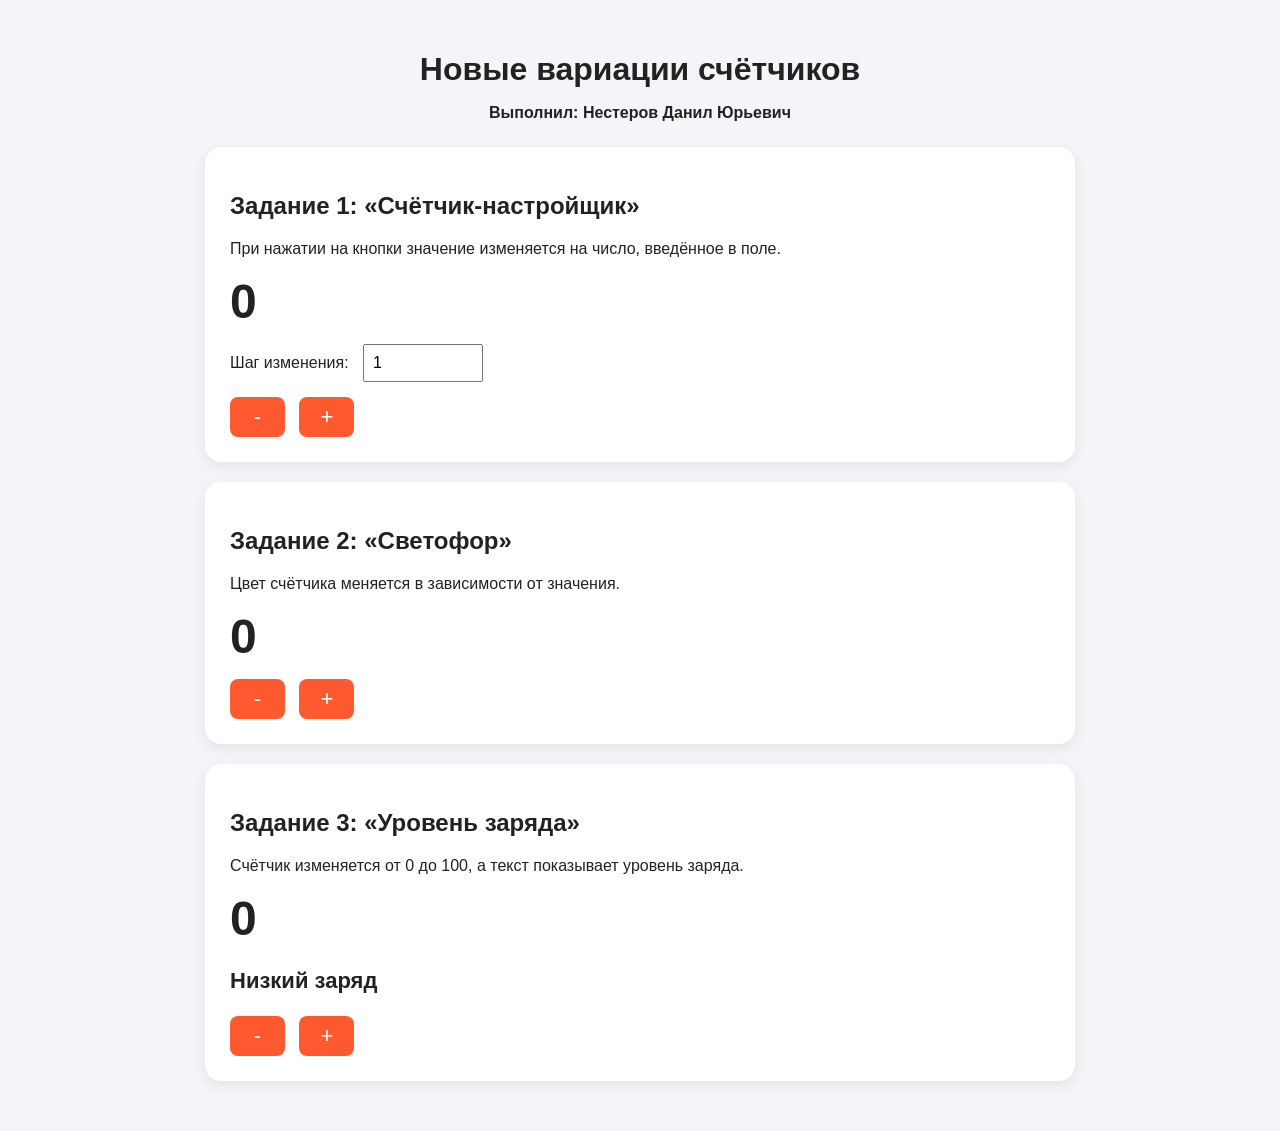
<file: 14pr-counter-variations/index.html>
<!DOCTYPE html>
<html lang="ru">
<head>
  <meta charset="UTF-8" />
  <meta name="viewport" content="width=device-width, initial-scale=1.0" />
  <title>Новые вариации счётчиков — Нестеров Данил Юрьевич</title>
  <link rel="stylesheet" href="style.css" />
</head>
<body>
  <main class="container">
    <h1>Новые вариации счётчиков</h1>
    <p class="author">Выполнил: Нестеров Данил Юрьевич</p>

    <section class="card">
      <h2>Задание 1: «Счётчик-настройщик»</h2>
      <p>При нажатии на кнопки значение изменяется на число, введённое в поле.</p>

      <div class="counter" id="counter1">0</div>

      <label for="step">Шаг изменения:</label>
      <input type="number" id="step" value="1" />

      <div class="buttons">
        <button id="minus1">-</button>
        <button id="plus1">+</button>
      </div>
    </section>

    <section class="card">
      <h2>Задание 2: «Светофор»</h2>
      <p>Цвет счётчика меняется в зависимости от значения.</p>

      <div class="counter" id="counter2">0</div>

      <div class="buttons">
        <button id="minus2">-</button>
        <button id="plus2">+</button>
      </div>
    </section>

    <section class="card">
      <h2>Задание 3: «Уровень заряда»</h2>
      <p>Счётчик изменяется от 0 до 100, а текст показывает уровень заряда.</p>

      <div class="counter" id="counter3">0</div>
      <p id="status">Низкий заряд</p>

      <div class="buttons">
        <button id="minus3">-</button>
        <button id="plus3">+</button>
      </div>
    </section>
  </main>

  <script src="script.js"></script>
</body>
</html>
</file>
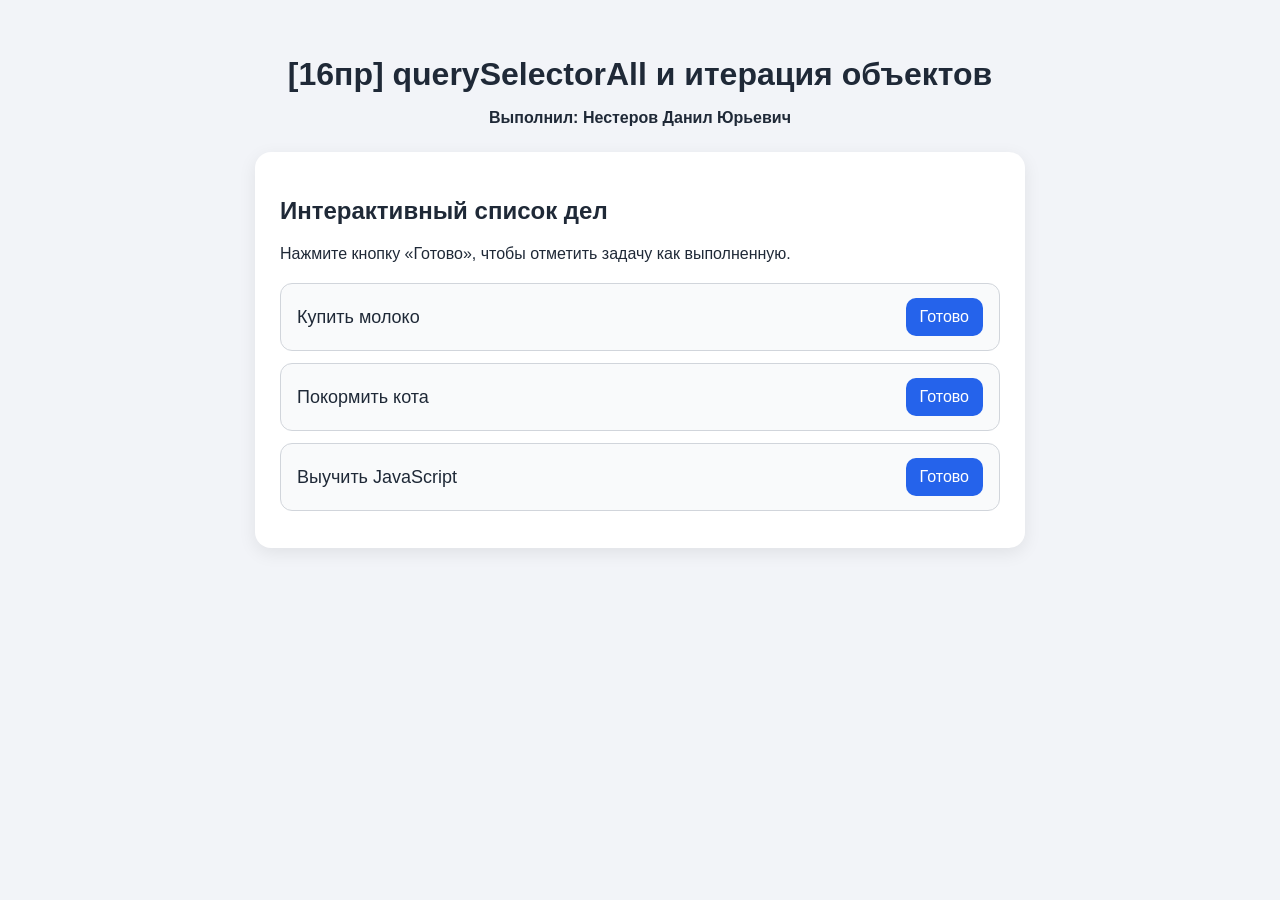
<file: 16pr-todo-list/index.html>
<!DOCTYPE html>
<html lang="ru">
<head>
  <meta charset="UTF-8" />
  <meta name="viewport" content="width=device-width, initial-scale=1.0" />
  <title>[16пр] Интерактивный список дел</title>
  <link rel="stylesheet" href="style.css" />
</head>
<body>
  <main class="container">
    <h1>[16пр] querySelectorAll и итерация объектов</h1>
    <p class="author">Выполнил: Нестеров Данил Юрьевич</p>

    <section class="card">
      <h2>Интерактивный список дел</h2>
      <p>Нажмите кнопку «Готово», чтобы отметить задачу как выполненную.</p>

      <ul class="todo">
        <li class="todo__item">
          <span>Купить молоко</span>
          <button class="todo__btn">Готово</button>
        </li>
        <li class="todo__item">
          <span>Покормить кота</span>
          <button class="todo__btn">Готово</button>
        </li>
        <li class="todo__item">
          <span>Выучить JavaScript</span>
          <button class="todo__btn">Готово</button>
        </li>
      </ul>
    </section>
  </main>

  <script src="script.js"></script>
</body>
</html>
</file>
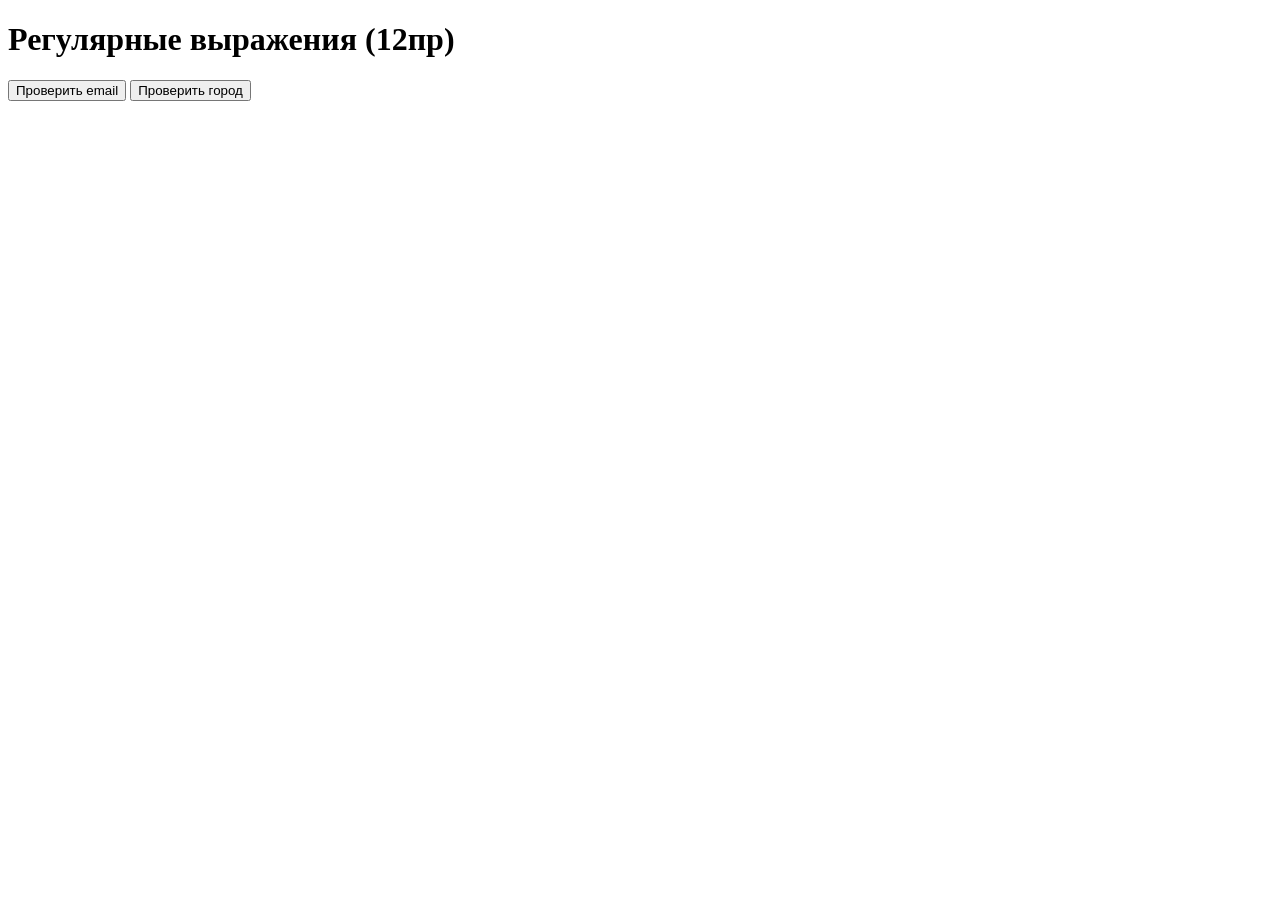
<file: 2/index.html>
<!DOCTYPE html>
<html lang="ru">
<head>
  <meta charset="UTF-8">
  <title>Regex задание</title>
</head>
<body>
  <h1>Регулярные выражения (12пр)</h1>

  <button onclick="inputEmail()">Проверить email</button>
  <button onclick="inputCity()">Проверить город</button>

  <script src="main.js"></script>
</body>
</html>
</file>
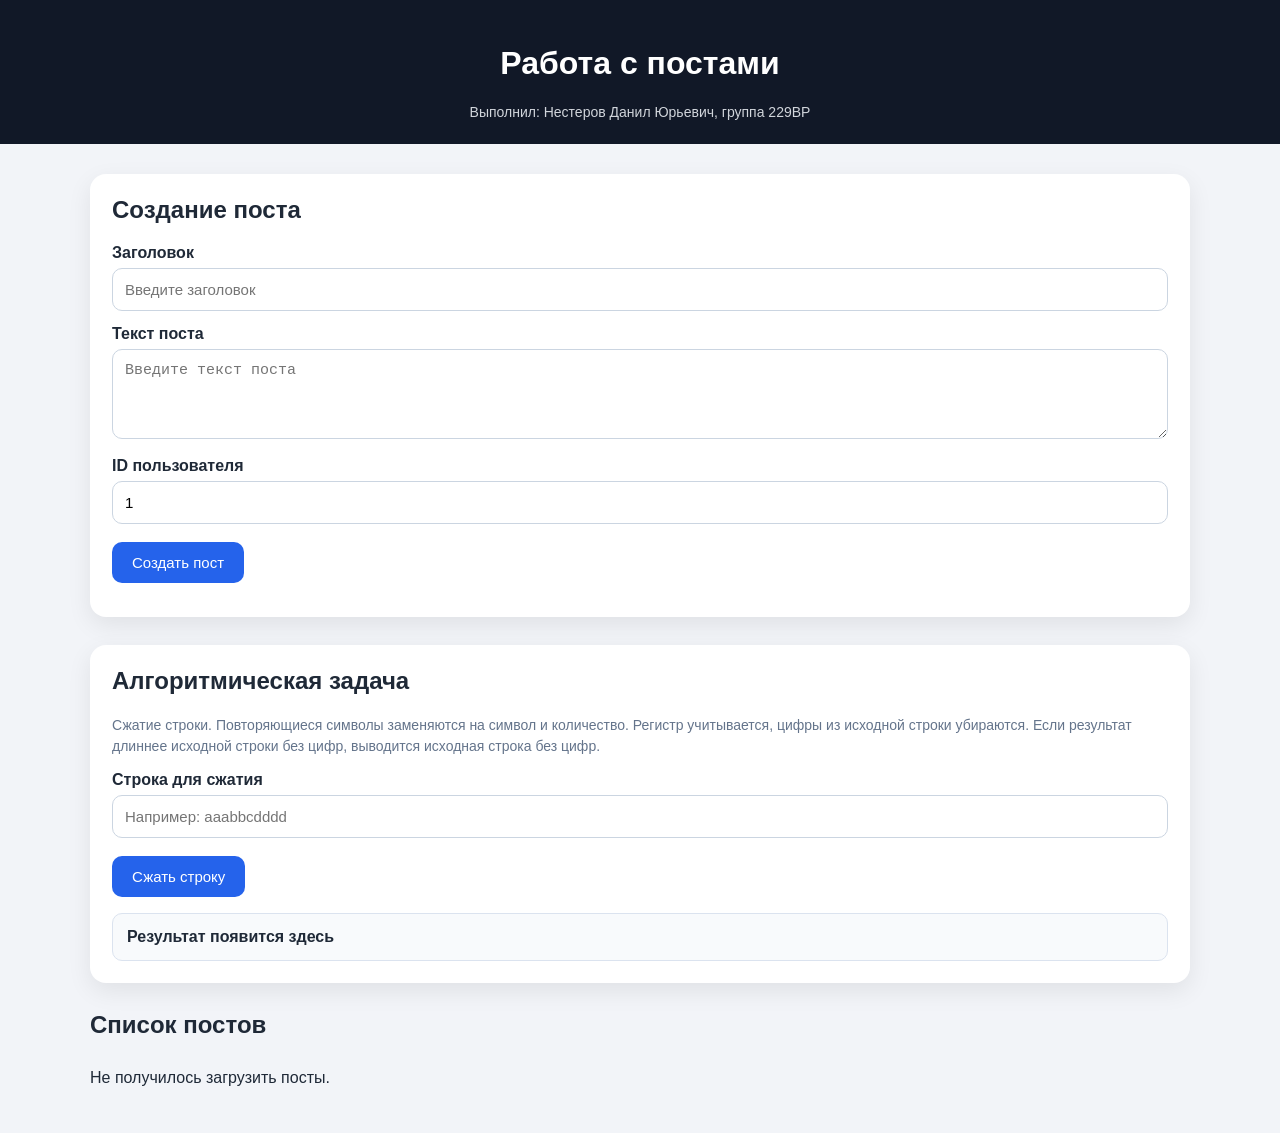
<file: zachet-nesterov/index.html>
<!DOCTYPE html>
<html lang="ru">
<head>
    <meta charset="UTF-8">
    <meta name="viewport" content="width=device-width, initial-scale=1.0">
    <title>Работа с постами</title>
    <style>
        * {
            box-sizing: border-box;
        }

        body {
            margin: 0;
            font-family: Arial, sans-serif;
            background: #f2f4f8;
            color: #1f2937;
        }

        header {
            background: #111827;
            color: white;
            padding: 24px;
            text-align: center;
        }

        main {
            width: 90%;
            max-width: 1100px;
            margin: 30px auto;
        }

        .student {
            margin-top: 8px;
            color: #d1d5db;
            font-size: 14px;
        }

        .form-box,
        .task-box {
            background: white;
            padding: 22px;
            border-radius: 16px;
            box-shadow: 0 8px 24px rgba(0, 0, 0, 0.08);
            margin-bottom: 28px;
        }

        .form-box h2,
        .task-box h2 {
            margin-top: 0;
        }

        label {
            display: block;
            margin-top: 14px;
            margin-bottom: 6px;
            font-weight: bold;
        }

        input,
        textarea {
            width: 100%;
            padding: 12px;
            border: 1px solid #cbd5e1;
            border-radius: 10px;
            font-size: 15px;
        }

        textarea {
            min-height: 90px;
            resize: vertical;
        }

        button {
            margin-top: 18px;
            padding: 12px 20px;
            border: none;
            border-radius: 10px;
            background: #2563eb;
            color: white;
            font-size: 15px;
            cursor: pointer;
        }

        button:hover {
            background: #1d4ed8;
        }

        .message {
            margin-top: 12px;
            font-weight: bold;
        }

        .result {
            margin-top: 16px;
            padding: 14px;
            background: #f8fafc;
            border: 1px solid #dbe3ef;
            border-radius: 10px;
            font-weight: bold;
            word-break: break-word;
        }

        .small-text {
            color: #64748b;
            font-size: 14px;
            line-height: 1.5;
        }

        .posts-title {
            margin-bottom: 14px;
        }

        .posts {
            display: grid;
            grid-template-columns: repeat(auto-fit, minmax(260px, 1fr));
            gap: 18px;
        }

        .post-card {
            background: white;
            padding: 18px;
            border-radius: 16px;
            border-left: 5px solid #2563eb;
            box-shadow: 0 8px 20px rgba(0, 0, 0, 0.06);
        }

        .post-card h3 {
            margin-top: 0;
            font-size: 18px;
        }

        .post-card p {
            line-height: 1.45;
        }

        .post-info {
            margin-top: 12px;
            font-size: 13px;
            color: #64748b;
        }
    </style>
</head>
<body>
    <header>
        <h1>Работа с постами</h1>
        <div class="student">Выполнил: Нестеров Данил Юрьевич, группа 229ВР</div>
    </header>

    <main>
        <section class="form-box">
            <h2>Создание поста</h2>

            <form id="postForm">
                <label for="title">Заголовок</label>
                <input type="text" id="title" placeholder="Введите заголовок" required>

                <label for="body">Текст поста</label>
                <textarea id="body" placeholder="Введите текст поста" required></textarea>

                <label for="userId">ID пользователя</label>
                <input type="number" id="userId" value="1" min="1" required>

                <button type="submit">Создать пост</button>
            </form>

            <div id="message" class="message"></div>
        </section>

        <section class="task-box">
            <h2>Алгоритмическая задача</h2>
            <p class="small-text">
                Сжатие строки. Повторяющиеся символы заменяются на символ и количество.
                Регистр учитывается, цифры из исходной строки убираются.
                Если результат длиннее исходной строки без цифр, выводится исходная строка без цифр.
            </p>

            <label for="rleInput">Строка для сжатия</label>
            <input type="text" id="rleInput" placeholder="Например: aaabbcdddd">

            <button id="rleButton" type="button">Сжать строку</button>

            <div id="rleResult" class="result">Результат появится здесь</div>
        </section>

        <h2 class="posts-title">Список постов</h2>
        <section id="posts" class="posts"></section>
    </main>

    <script>
        const API_URL = 'https://jsonplaceholder.typicode.com/posts';

        const postsContainer = document.getElementById('posts');
        const postForm = document.getElementById('postForm');
        const message = document.getElementById('message');
        const rleInput = document.getElementById('rleInput');
        const rleButton = document.getElementById('rleButton');
        const rleResult = document.getElementById('rleResult');

        // получаем посты
        async function loadPosts() {
            try {
                const response = await fetch(API_URL);

                if (!response.ok) {
                    throw new Error('Ошибка загрузки постов');
                }

                const posts = await response.json();
                renderPosts(posts.slice(0, 12));
            } catch (error) {
                postsContainer.innerHTML = '<p>Не получилось загрузить посты.</p>';
                console.log(error);
            }
        }

        // выводим посты на страницу
        function renderPosts(posts) {
            postsContainer.innerHTML = '';

            posts.forEach(function(post) {
                const card = document.createElement('article');
                card.className = 'post-card';

                card.innerHTML = `
                    <h3>${post.title}</h3>
                    <p>${post.body}</p>
                    <div class="post-info">ID поста: ${post.id} | Пользователь: ${post.userId}</div>
                `;

                postsContainer.appendChild(card);
            });
        }

        // добавляем новый пост сверху
        function addPostToPage(post) {
            const card = document.createElement('article');
            card.className = 'post-card';

            card.innerHTML = `
                <h3>${post.title}</h3>
                <p>${post.body}</p>
                <div class="post-info">ID поста: ${post.id} | Пользователь: ${post.userId}</div>
            `;

            postsContainer.prepend(card);
        }

        // сжатие строки
        function compressString(text) {
            const clearText = text.replace(/[0-9]/g, '');

            if (clearText.length === 0) {
                return '';
            }

            let result = '';
            let count = 1;

            for (let i = 1; i <= clearText.length; i++) {
                if (clearText[i] === clearText[i - 1]) {
                    count++;
                } else {
                    result += clearText[i - 1] + count;
                    count = 1;
                }
            }

            if (result.length > clearText.length) {
                return clearText;
            }

            return result;
        }

        // проверка алгоритма
        rleButton.addEventListener('click', function() {
            const text = rleInput.value.trim();
            const answer = compressString(text);

            if (text.length === 0) {
                rleResult.textContent = 'Введите строку.';
            } else {
                rleResult.textContent = 'Результат: ' + answer;
            }
        });

        // отправка формы
        postForm.addEventListener('submit', async function(event) {
            event.preventDefault();

            const newPost = {
                title: document.getElementById('title').value.trim(),
                body: document.getElementById('body').value.trim(),
                userId: Number(document.getElementById('userId').value)
            };

            try {
                const response = await fetch(API_URL, {
                    method: 'POST',
                    body: JSON.stringify(newPost),
                    headers: {
                        'Content-type': 'application/json; charset=UTF-8'
                    }
                });

                if (!response.ok) {
                    throw new Error('Ошибка создания поста');
                }

                const createdPost = await response.json();

                addPostToPage(createdPost);
                postForm.reset();
                document.getElementById('userId').value = 1;

                message.style.color = 'green';
                message.textContent = 'Пост успешно создан.';
            } catch (error) {
                message.style.color = 'red';
                message.textContent = 'Не получилось создать пост.';
                console.log(error);
            }
        });

        loadPosts();
    </script>
</body>
</html>
</file>
<file: 14pr-counter-variations/style.css>
* {
  box-sizing: border-box;
}

body {
  margin: 0;
  font-family: Arial, sans-serif;
  background: #f3f5f8;
  color: #222;
}

.container {
  max-width: 900px;
  margin: 0 auto;
  padding: 30px 15px;
}

h1 {
  text-align: center;
  margin-bottom: 5px;
}

.author {
  text-align: center;
  margin-bottom: 25px;
  font-weight: bold;
}

.card {
  background: #ffffff;
  border-radius: 16px;
  padding: 25px;
  margin-bottom: 20px;
  box-shadow: 0 4px 14px rgba(0, 0, 0, 0.08);
}

.counter {
  font-size: 48px;
  font-weight: bold;
  margin: 15px 0;
}

input {
  width: 120px;
  padding: 8px;
  margin-left: 10px;
  font-size: 16px;
}

.buttons {
  margin-top: 15px;
}

button {
  width: 55px;
  height: 40px;
  margin-right: 10px;
  border: none;
  border-radius: 8px;
  background: #ff5a2f;
  color: white;
  font-size: 22px;
  cursor: pointer;
}

button:hover {
  background: #e84b22;
}

#status {
  font-size: 22px;
  font-weight: bold;
}
</file>
<file: 16pr-todo-list/style.css>
* {
  box-sizing: border-box;
}

body {
  margin: 0;
  font-family: Arial, sans-serif;
  background: #f2f4f8;
  color: #1f2937;
}

.container {
  max-width: 800px;
  margin: 0 auto;
  padding: 35px 15px;
}

h1 {
  text-align: center;
  margin-bottom: 5px;
}

.author {
  text-align: center;
  font-weight: bold;
  margin-bottom: 25px;
}

.card {
  background: #ffffff;
  border-radius: 16px;
  padding: 25px;
  box-shadow: 0 5px 18px rgba(0, 0, 0, 0.08);
}

.todo {
  list-style: none;
  padding: 0;
  margin: 20px 0 0;
}

.todo__item {
  display: flex;
  justify-content: space-between;
  align-items: center;
  gap: 12px;
  padding: 14px 16px;
  margin-bottom: 12px;
  border: 1px solid #d1d5db;
  border-radius: 12px;
  background: #f9fafb;
  font-size: 18px;
}

.todo__btn {
  border: none;
  border-radius: 10px;
  padding: 10px 14px;
  background: #2563eb;
  color: white;
  font-size: 16px;
  cursor: pointer;
}

.todo__btn:hover {
  background: #1d4ed8;
}

.done {
  text-decoration: line-through;
  color: gray;
  opacity: 0.6;
}
</file>
